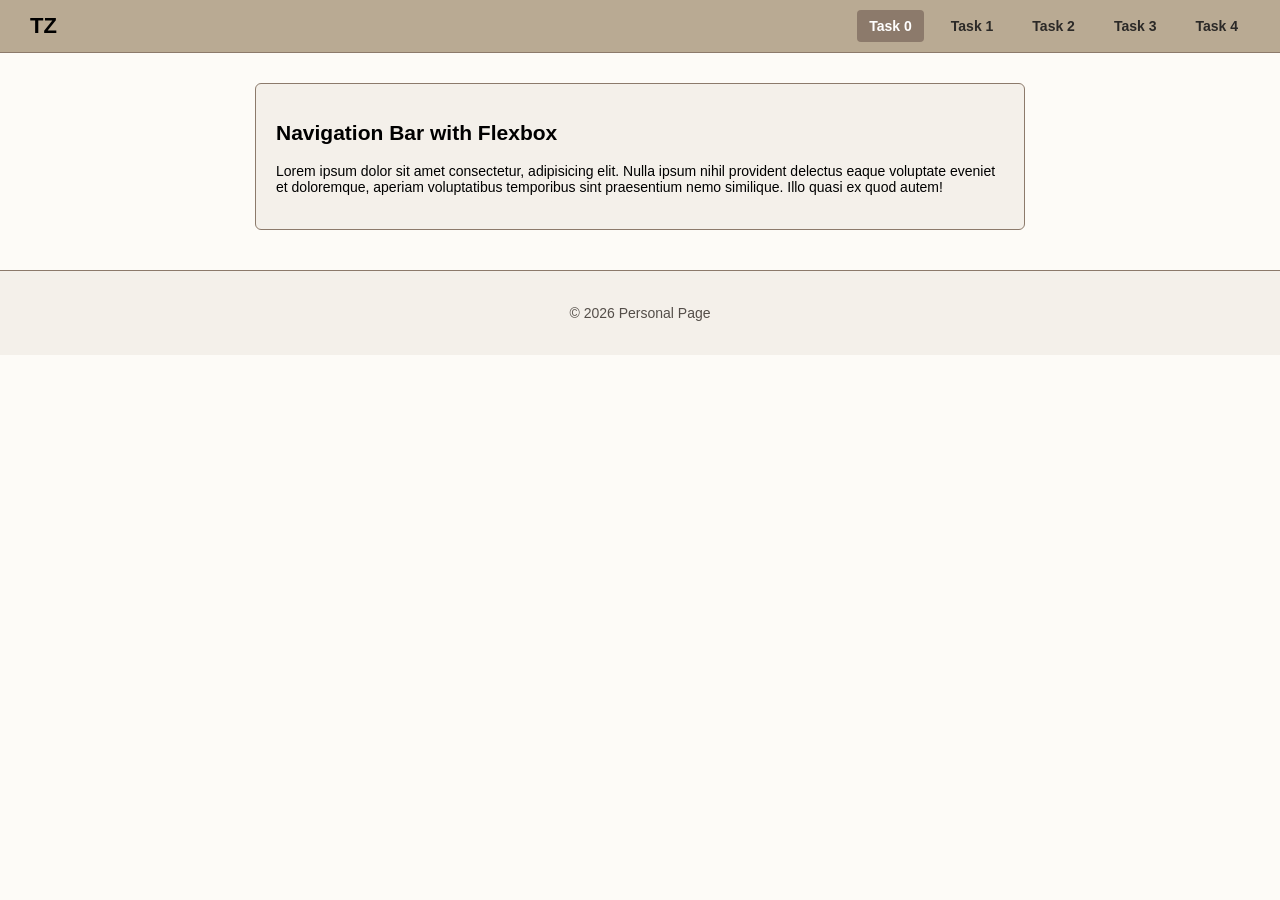
<file: task0/index.html>
<!DOCTYPE html>
<html lang="en">
<head>
    <meta charset="UTF-8">
    <meta name="viewport" content="width=device-width, initial-scale=1.0">
    <title>Task0</title>
    <link rel="stylesheet" href="styles.css">
</head>
<body>

    <header class="navbar">
        <div class="logo">
            <h2>TZ</h2>
        </div>
        <nav class="nav-links">
            <a href="../task0/index.html" class="active">Task 0</a>
            <a href="../task1/index.html">Task 1</a>
            <a href="../task2/index.html">Task 2</a>
            <a href="../task3/index.html">Task 3</a>
            <a href="../task4/index.html">Task 4</a>
        </nav>
    </header>

    <main class="container">
        <section class="content-box">
            <h2>Navigation Bar with Flexbox</h2>
            <p>Lorem ipsum dolor sit amet consectetur, adipisicing elit. Nulla ipsum nihil provident delectus eaque voluptate eveniet et doloremque, aperiam voluptatibus temporibus sint praesentium nemo similique. Illo quasi ex quod autem!</p>
        </section>
    </main>

    <footer class="footer">
        <p>&copy; 2026 Personal Page</p>
    </footer>

</body>
</html>
</file>
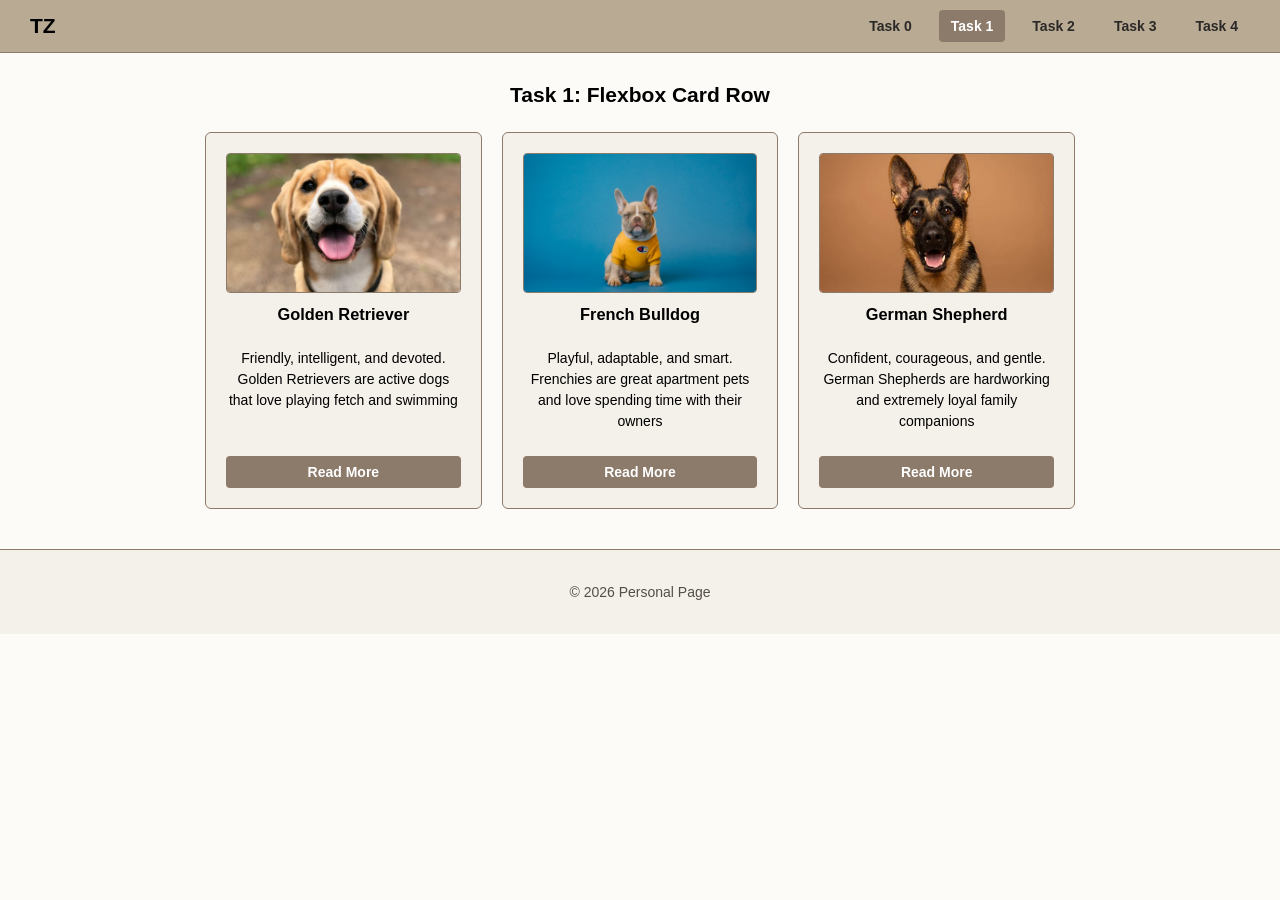
<file: task1/index.html>
<!DOCTYPE html>
<html lang="en">
<head>
    <meta charset="UTF-8">
    <meta name="viewport" content="width=device-width, initial-scale=1.0">
    <title>Task1</title>
    <link rel="stylesheet" href="styles.css">
</head>
<body>

    <header class="navbar">
        <div class="logo">
            <h2>TZ</h2>
        </div>
        <nav class="nav-links">
            <a href="../task0/index.html">Task 0</a>
            <a href="../task1/index.html" class="active">Task 1</a>
            <a href="../task2/index.html">Task 2</a>
            <a href="../task3/index.html">Task 3</a>
            <a href="../task4/index.html">Task 4</a>
        </nav>
    </header>

    <main class="container">
        <h2>Task 1: Flexbox Card Row</h2>
        <div class="card-row">
            <div class="card">
                <img src="../images/dog1.jpg" alt="Golden Retriever">
                <h3>Golden Retriever</h3>
                <p>Friendly, intelligent, and devoted. Golden Retrievers are active dogs that love playing fetch and swimming</p>
                <a href="#" class="btn">Read More</a>
            </div>

            <div class="card">
                <img src="../images/dog2.jpg" alt="French Bulldog">
                <h3>French Bulldog</h3>
                <p>Playful, adaptable, and smart. Frenchies are great apartment pets and love spending time with their owners</p>
                <a href="#" class="btn">Read More</a>
            </div>

            <div class="card">
                <img src="../images/dog3.webp" alt="German Shepherd">
                <h3>German Shepherd</h3>
                <p>Confident, courageous, and gentle. German Shepherds are hardworking and extremely loyal family companions</p>
                <a href="#" class="btn">Read More</a>
            </div>
        </div>
    </main>

    <footer class="footer">
        <p>&copy; 2026 Personal Page</p>
    </footer>

</body>
</html>
</file>
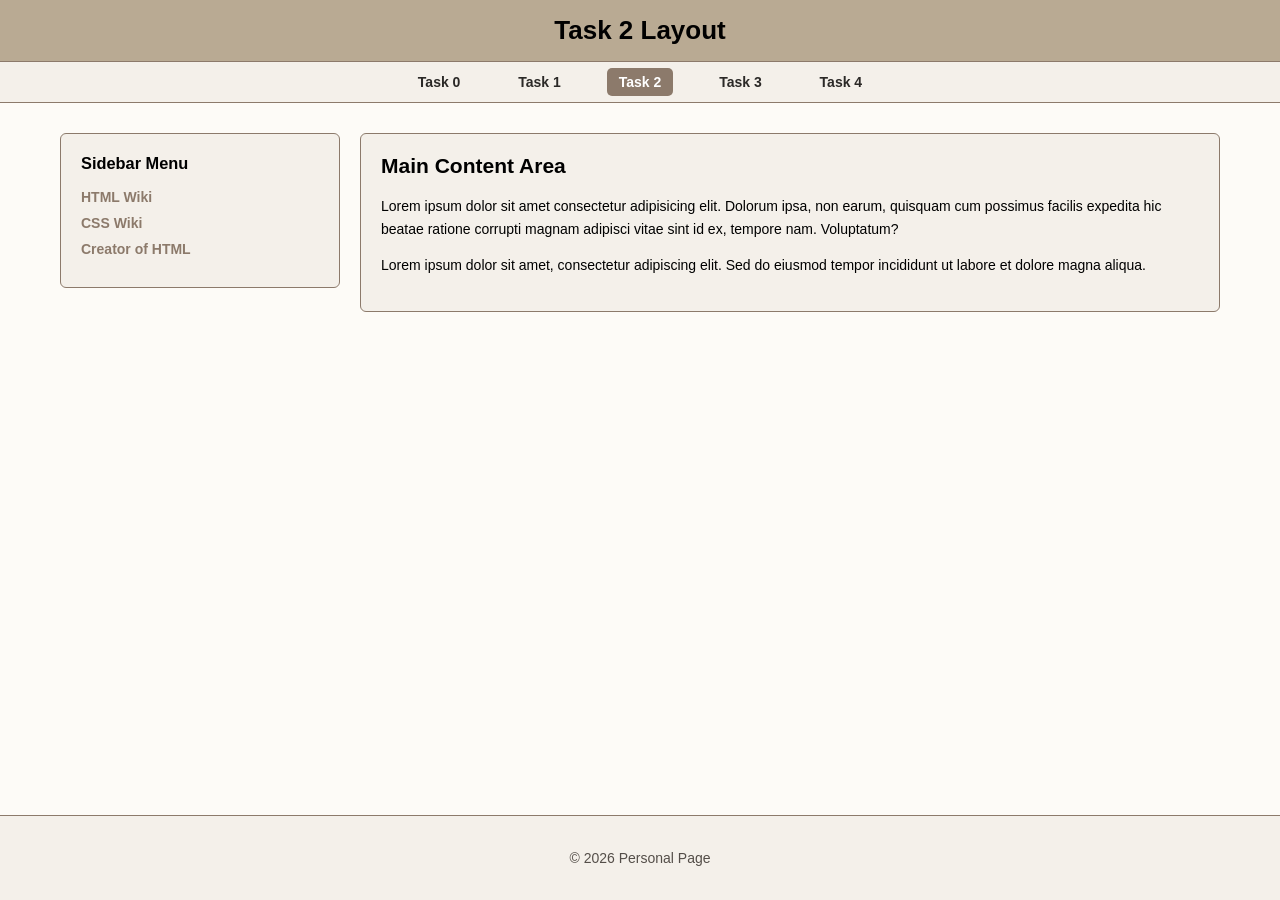
<file: task2/index.html>
<!DOCTYPE html>
<html lang="en">
<head>
    <meta charset="UTF-8">
    <meta name="viewport" content="width=device-width, initial-scale=1.0">
    <title>Task2</title>
    <link rel="stylesheet" href="styles.css">
</head>
<body>

    <header class="header">
        <h1>Task 2 Layout</h1>
    </header>

    <nav class="nav">
        <a href="../task0/index.html">Task 0</a>
        <a href="../task1/index.html">Task 1</a>
        <a href="../task2/index.html" class="active">Task 2</a>
        <a href="../task3/index.html">Task 3</a>
        <a href="../task4/index.html">Task 4</a>
    </nav>

    <div class="content-grid">
        <aside class="sidebar">
            <h3>Sidebar Menu</h3>
            <ul>
                <li><a href="https://en.wikipedia.org/wiki/HTML" target="_blank">HTML Wiki</a></li>
                <li><a href="https://en.wikipedia.org/wiki/CSS" target="_blank">CSS Wiki</a></li>
                <li><a href="https://en.wikipedia.org/wiki/Tim_Berners-Lee" target="_blank">Creator of HTML</a></li>
            </ul>
        </aside>

        <main class="main-content">
            <h2>Main Content Area</h2>
            <p>
                Lorem ipsum dolor sit amet consectetur adipisicing elit. Dolorum ipsa, non earum, quisquam cum possimus facilis expedita hic beatae ratione corrupti magnam adipisci vitae sint id ex, tempore nam. Voluptatum?
            </p>
            <p>
                Lorem ipsum dolor sit amet, consectetur adipiscing elit. Sed do eiusmod 
                tempor incididunt ut labore et dolore magna aliqua.
            </p>
        </main>
    </div>

    <footer class="footer">
        <p>&copy; 2026 Personal Page</p>
    </footer>

</body>
</html>
</file>
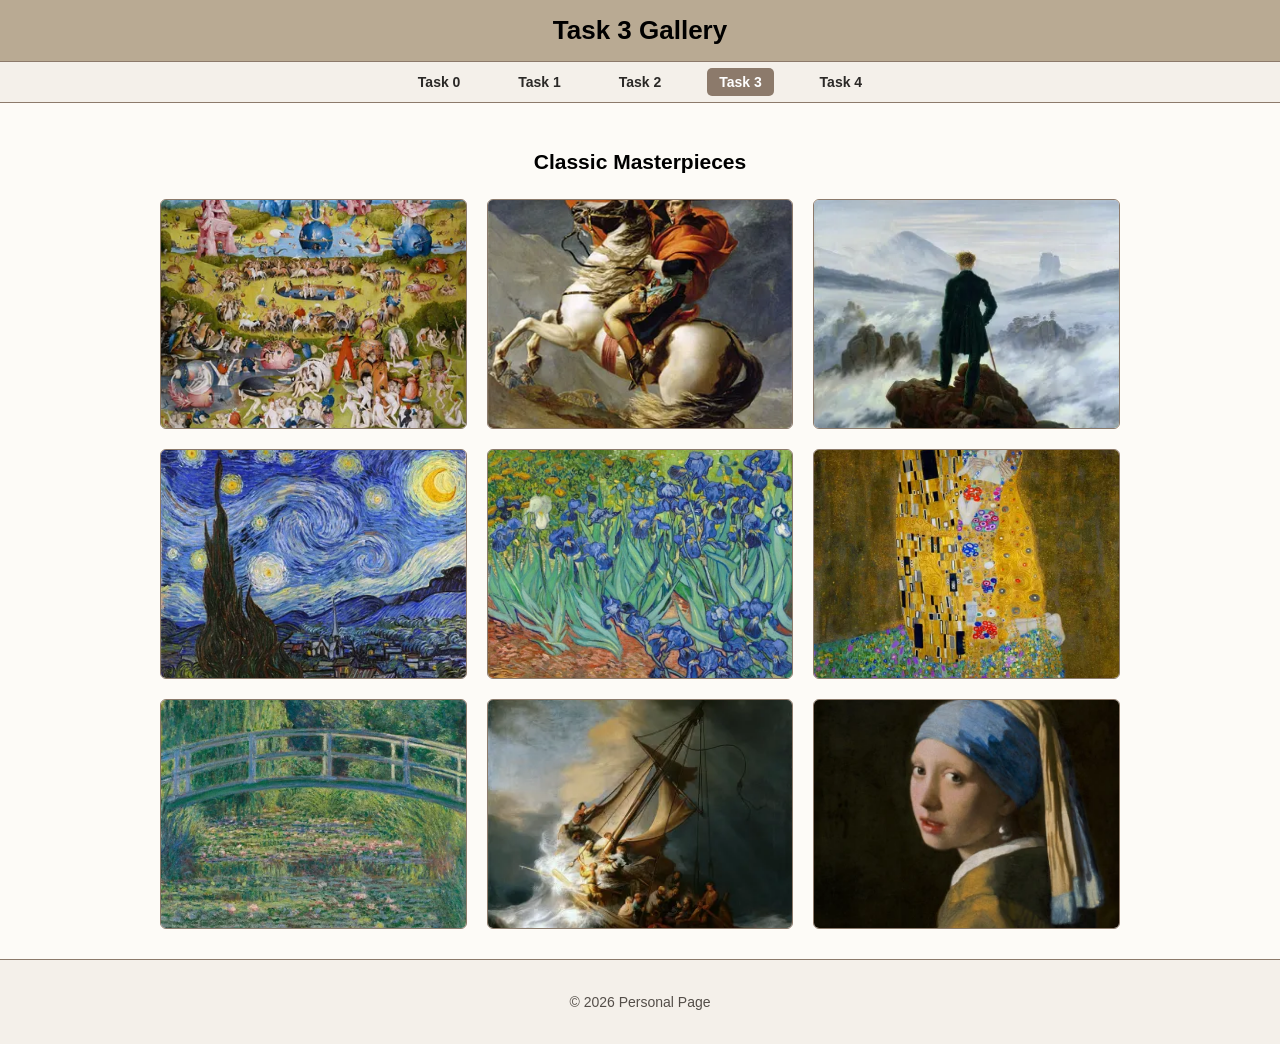
<file: task3/index.html>
<!DOCTYPE html>
<html lang="en">
<head>
    <meta charset="UTF-8">
    <meta name="viewport" content="width=device-width, initial-scale=1.0">
    <title>Task3</title>
    <link rel="stylesheet" href="styles.css">
</head>
<body>

    <header class="header">
        <h1>Task 3 Gallery</h1>
    </header>

    <nav class="nav">
        <a href="../task0/index.html">Task 0</a>
        <a href="../task1/index.html">Task 1</a>
        <a href="../task2/index.html">Task 2</a>
        <a href="../task3/index.html" class="active">Task 3</a>
        <a href="../task4/index.html">Task 4</a>
    </nav>

    <div class="container">
        <h2>Classic Masterpieces</h2>
        
        <div class="gallery-grid">
            
            <div class="gallery-item">
                <img src="../images/x_bosch-006.webp" alt="Hieronymus Bosch">
                <div class="overlay">
                    <span class="caption">Hieronymus Bosch</span>
                </div>
            </div>

            <div class="gallery-item">
                <img src="../images/x_davidjl006.webp" alt="Jacques-Louis David">
                <div class="overlay">
                    <span class="caption">Jacques-Louis David</span>
                </div>
            </div>

            <div class="gallery-item">
                <img src="../images/x_friedrich016.webp" alt="Caspar David Friedrich">
                <div class="overlay">
                    <span class="caption">Caspar David Friedrich</span>
                </div>
            </div>

            <div class="gallery-item">
                <img src="../images/x_gogh001.webp" alt="Vincent van Gogh">
                <div class="overlay">
                    <span class="caption">Vincent van Gogh</span>
                </div>
            </div>

            <div class="gallery-item">
                <img src="../images/x_gogh002.webp" alt="Vincent van Gogh">
                <div class="overlay">
                    <span class="caption">Vincent van Gogh</span>
                </div>
            </div>

            <div class="gallery-item">
                <img src="../images/x_klimt001.webp" alt="Gustav Klimt">
                <div class="overlay">
                    <span class="caption">Gustav Klimt</span>
                </div>
            </div>

            <div class="gallery-item">
                <img src="../images/x_monet018.webp" alt="Claude Monet">
                <div class="overlay">
                    <span class="caption">Claude Monet</span>
                </div>
            </div>

            <div class="gallery-item">
                <img src="../images/x_rembrandt007.webp" alt="Rembrandt">
                <div class="overlay">
                    <span class="caption">Rembrandt</span>
                </div>
            </div>

            <div class="gallery-item">
                <img src="../images/x_vermeer005.webp" alt="Johannes Vermeer">
                <div class="overlay">
                    <span class="caption">Johannes Vermeer</span>
                </div>
            </div>

        </div>
    </div>

    <footer class="footer">
        <p>&copy; 2026 Personal Page</p>
    </footer>

</body>
</html>
</file>
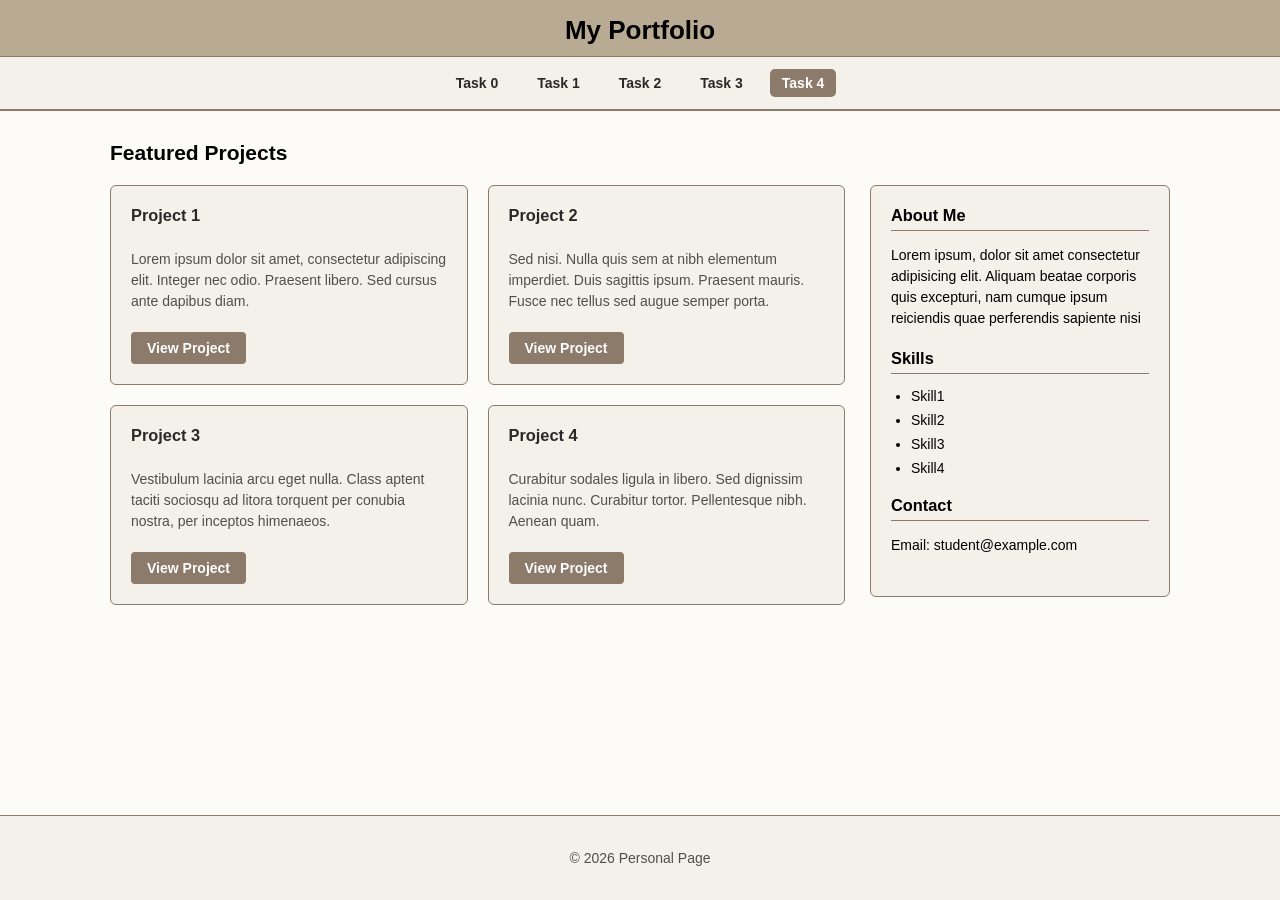
<file: task4/index.html>
<!DOCTYPE html>
<html lang="en">
<head>
    <meta charset="UTF-8">
    <meta name="viewport" content="width=device-width, initial-scale=1.0">
    <title>Task4</title>
    <link rel="stylesheet" href="styles.css">
</head>
<body>

    <header class="header">
        <h1>My Portfolio</h1>
        <nav class="nav">
            <a href="../task0/index.html">Task 0</a>
            <a href="../task1/index.html">Task 1</a>
            <a href="../task2/index.html">Task 2</a>
            <a href="../task3/index.html">Task 3</a>
            <a href="../task4/index.html" class="active">Task 4</a>
        </nav>
    </header>

    <div class="page-title-container">
        <h2>Featured Projects</h2>
    </div>

    <div class="portfolio-container">

        <main class="projects-section">
            <div class="projects-grid">

                <article class="project-card">
                    <div class="card-content">
                        <h3>Project 1</h3>
                        <p>Lorem ipsum dolor sit amet, consectetur adipiscing elit. Integer nec odio. Praesent libero. Sed cursus ante dapibus diam.</p>
                        <a href="#" class="btn">View Project</a>
                    </div>
                </article>

                <article class="project-card">
                    <div class="card-content">
                        <h3>Project 2</h3>
                        <p>Sed nisi. Nulla quis sem at nibh elementum imperdiet. Duis sagittis ipsum. Praesent mauris. Fusce nec tellus sed augue semper porta.</p>
                        <a href="#" class="btn">View Project</a>
                    </div>
                </article>

                <article class="project-card">
                    <div class="card-content">
                        <h3>Project 3</h3>
                        <p>Vestibulum lacinia arcu eget nulla. Class aptent taciti sociosqu ad litora torquent per conubia nostra, per inceptos himenaeos.</p>
                        <a href="#" class="btn">View Project</a>
                    </div>
                </article>

                <article class="project-card">
                    <div class="card-content">
                        <h3>Project 4</h3>
                        <p>Curabitur sodales ligula in libero. Sed dignissim lacinia nunc. Curabitur tortor. Pellentesque nibh. Aenean quam.</p>
                        <a href="#" class="btn">View Project</a>
                    </div>
                </article>

            </div>
        </main>

        <aside class="info-sidebar">
            <h3>About Me</h3>
            <p>Lorem ipsum, dolor sit amet consectetur adipisicing elit. Aliquam beatae corporis quis excepturi, nam cumque ipsum reiciendis quae perferendis sapiente nisi</p>

            <h3>Skills</h3>
            <ul>
                <li>Skill1</li>
                <li>Skill2</li>
                <li>Skill3</li>
                <li>Skill4</li>
            </ul>

            <h3>Contact</h3>
            <p>Email: student@example.com</p>
        </aside>

    </div>

    <footer class="footer">
        <p>&copy; 2026 Personal Page</p>
    </footer>

</body>
</html>
</file>
<file: task0/styles.css>
* {
    box-sizing: border-box;
}

body {
    background-color: #FDFBF7;
    font-family: Arial, sans-serif;
    font-size: 14px;
    color: black;
    margin: 0;
    padding: 0;
}

.navbar {
    display: flex;
    justify-content: space-between;
    align-items: center;
    background-color: #b9aa93;
    padding: 10px 30px;
    border-bottom: 1px solid #8C7A6B;
}

.logo h2 {
    margin: 0;
    font-size: 22px;
    color: black;
}

.nav-links {
    display: flex;
    gap: 15px;
}

.nav-links a {
    color: #2B2927;
    text-decoration: none;
    font-weight: bold;
    padding: 8px 12px;
    border-radius: 4px;
}

.nav-links a:hover,
.nav-links a.active {
    background-color: #8C7A6B;
    color: white;
}

.container {
    max-width: 800px;
    margin: 30px auto;
    padding: 0 15px;
}

.content-box {
    background-color: #F4F0EA;
    padding: 20px;
    border: 1px solid #8C7A6B;
    border-radius: 6px;
}

.footer {
    background-color: #F4F0EA;
    color: #544E49;
    text-align: center;
    padding: 20px;
    margin-top: 40px;
    border-top: 1px solid #8C7A6B;
}

@media screen and (max-width: 600px) {
    .navbar {
        flex-direction: column;
        gap: 10px;
    }
    
    .nav-links {
        flex-direction: column;
        width: 100%;
        text-align: center;
    }
}
</file>
<file: task1/styles.css>
* {
    box-sizing: border-box;
}

body {
    background-color: #FDFBF7;
    font-family: Arial, sans-serif;
    font-size: 14px;
    color: black;
    margin: 0;
    padding: 0;
}

.navbar {
    display: flex;
    justify-content: space-between;
    align-items: center;
    background-color: #b9aa93;
    padding: 10px 30px;
    border-bottom: 1px solid #8C7A6B;
}

.logo h2 {
    margin: 0;
    color: black;
}

.nav-links {
    display: flex;
    gap: 15px;
}

.nav-links a {
    color: #2B2927;
    text-decoration: none;
    font-weight: bold;
    padding: 8px 12px;
}

.nav-links a:hover,
.nav-links a.active {
    background-color: #8C7A6B;
    color: white;
    border-radius: 4px;
}

.container {
    max-width: 900px;
    margin: 30px auto;
    padding: 0 15px;
}

.container h2 {
    text-align: center;
    margin-bottom: 25px;
}

.card-row {
    display: flex;
    gap: 20px;
}

.card {
    flex: 1;
    display: flex;
    flex-direction: column;
    justify-content: space-between;
    background-color: #F4F0EA;
    border: 1px solid #8C7A6B;
    border-radius: 6px;
    padding: 20px;
    text-align: center;
}

.card:hover {
    box-shadow: 2px 4px 10px rgba(0, 0, 0, 0.15);
    border-color: #544E49;
}

.card img {
    width: 100%;
    height: 140px;
    object-fit: cover;
    border-radius: 4px;
    border: 1px solid #8C7A6B;
    margin-bottom: 12px;
}

.card h3 {
    margin-top: 0;
    margin-bottom: 10px;
}

.card p {
    line-height: 1.5;
    flex-grow: 1;
}

.btn {
    display: inline-block;
    background-color: #8C7A6B;
    color: white;
    text-decoration: none;
    padding: 8px 16px;
    border-radius: 4px;
    font-weight: bold;
    margin-top: 10px;
}

.btn:hover {
    background-color: #544E49;
}

.footer {
    background-color: #F4F0EA;
    color: #544E49;
    text-align: center;
    padding: 20px;
    margin-top: 40px;
    border-top: 1px solid #8C7A6B;
}

@media screen and (max-width: 700px) {
    .card-row {
        flex-direction: column;
    }
}
</file>
<file: task2/styles.css>
* {
    box-sizing: border-box;
}

body {
    background-color: #FDFBF7;
    font-family: Arial, sans-serif;
    font-size: 14px;
    color: black;
    margin: 0;
    padding: 0;
    display: flex;
    flex-direction: column;
    min-height: 100vh;
}

.header {
    background-color: #b9aa93;
    text-align: center;
    padding: 15px;
    border-bottom: 1px solid #8C7A6B;
}

.header h1 {
    font-size: 26px;
    margin: 0;
    color: black;
}

.nav {
    background-color: #F4F0EA;
    padding: 12px;
    text-align: center;
    border-bottom: 1px solid #8C7A6B;
}

.nav a {
    color: #2B2927;
    text-decoration: none;
    font-weight: bold;
    margin: 0 15px;
    padding: 6px 12px;
}

.nav a:hover,
.nav a.active {
    background-color: #8C7A6B;
    color: white;
    border-radius: 5px;
}

.content-grid {
    display: grid;
    grid-template-columns: 280px 1fr;
    grid-template-areas: "sidebar main";
    gap: 20px;
    max-width: 1200px;
    width: 100%;
    margin: 30px auto;
    padding: 0 20px;
    flex-grow: 1;
}

.sidebar {
    grid-area: sidebar;
    background-color: #F4F0EA;
    padding: 20px;
    border: 1px solid #8C7A6B;
    border-radius: 6px;
    align-self: start;
}

.sidebar h3 {
    margin-top: 0;
}

.sidebar ul {
    list-style-type: none;
    padding: 0;
    margin: 0;
}

.sidebar li {
    margin-bottom: 10px;
}

.sidebar a {
    color: #8C7A6B;
    text-decoration: none;
    font-weight: bold;
}

.sidebar a:hover {
    color: #544E49;
    text-decoration: underline;
}

.main-content {
    grid-area: main;
    background-color: #F4F0EA;
    padding: 20px;
    border: 1px solid #8C7A6B;
    border-radius: 6px;
    align-self: start;
}

.main-content h2 {
    margin-top: 0;
}

.main-content p {
    line-height: 1.6;
}

.footer {
    background-color: #F4F0EA;
    color: #544E49;
    text-align: center;
    padding: 20px;
    border-top: 1px solid #8C7A6B;
}

@media screen and (max-width: 650px) {
    .content-grid {
        grid-template-columns: 1fr;
        grid-template-areas: 
            "sidebar"
            "main";
    }

    .nav a {
        display: block;
        margin: 8px 0;
    }
}
</file>
<file: task3/styles.css>
* {
    box-sizing: border-box;
}

body {
    background-color: #FDFBF7;
    font-family: Arial, sans-serif;
    font-size: 14px;
    color: black;
    margin: 0;
    padding: 0;
    display: flex;
    flex-direction: column;
    min-height: 100vh;
}

.header {
    background-color: #b9aa93;
    text-align: center;
    padding: 15px;
    border-bottom: 1px solid #8C7A6B;
}

.header h1 {
    font-size: 26px;
    margin: 0;
    color: black;
}

.nav {
    background-color: #F4F0EA;
    padding: 12px;
    text-align: center;
    border-bottom: 1px solid #8C7A6B;
}

.nav a {
    color: #2B2927;
    text-decoration: none;
    font-weight: bold;
    margin: 0 15px;
    padding: 6px 12px;
}

.nav a:hover,
.nav a.active {
    background-color: #8C7A6B;
    color: white;
    border-radius: 5px;
}

.container {
    max-width: 1000px;
    width: 100%;
    margin: 30px auto;
    padding: 0 20px;
    flex-grow: 1;
}

.container h2 {
    text-align: center;
    margin-bottom: 25px;
}

.gallery-grid {
    display: grid;
    grid-template-columns: repeat(3, 1fr);
    gap: 20px;
}

.gallery-item {
    position: relative;
    overflow: hidden;
    border-radius: 6px;
    border: 1px solid #8C7A6B;
    background-color: #F4F0EA;
    aspect-ratio: 4 / 3;
}

.gallery-item img {
    width: 100%;
    height: 100%;
    object-fit: cover;
    display: block;
}

.overlay {
    position: absolute;
    top: 0;
    left: 0;
    width: 100%;
    height: 100%;
    background-color: rgba(140, 122, 107, 0.85);
    display: flex;
    justify-content: center;
    align-items: center;
    opacity: 0;
}

.caption {
    color: white;
    font-weight: bold;
    font-size: 16px;
    text-align: center;
    padding: 10px;
}

.gallery-item:hover .overlay {
    opacity: 1;
}

.footer {
    background-color: #F4F0EA;
    color: #544E49;
    text-align: center;
    padding: 20px;
    border-top: 1px solid #8C7A6B;
}

@media screen and (max-width: 768px) {
    .gallery-grid {
        grid-template-columns: repeat(2, 1fr);
    }
}

@media screen and (max-width: 480px) {
    .gallery-grid {
        grid-template-columns: 1fr;
    }

    .nav a {
        display: block;
        margin: 8px 0;
    }
}
</file>
<file: task4/styles.css>
* {
    box-sizing: border-box;
}

body {
    background-color: #FDFBF7;
    font-family: Arial, sans-serif;
    font-size: 14px;
    color: black;
    margin: 0;
    padding: 0;
    display: flex;
    flex-direction: column;
    min-height: 100vh;
}

.header {
    background-color: #b9aa93;
    text-align: center;
    border-bottom: 1px solid #8C7A6B;
}

.header h1 {
    font-size: 26px;
    margin: 0;
    padding: 15px 0 10px 0;
    color: black;
}

.nav {
    display: flex;
    justify-content: center;
    align-items: center;
    background-color: #F4F0EA;
    padding: 12px;
    border-top: 1px solid #8C7A6B;
    border-bottom: 1px solid #8C7A6B;
    gap: 15px;
}

.nav a {
    color: #2B2927;
    text-decoration: none;
    font-weight: bold;
    padding: 6px 12px;
}

.nav a:hover,
.nav a.active {
    background-color: #8C7A6B;
    color: white;
    border-radius: 5px;
}

.page-title-container {
    max-width: 1100px;
    width: 100%;
    margin: 30px auto 0 auto;
    padding: 0 20px;
}

.page-title-container h2 {
    margin: 0;
}

.portfolio-container {
    display: grid;
    grid-template-columns: 1fr 300px;
    gap: 25px;
    max-width: 1100px;
    width: 100%;
    margin: 20px auto 30px auto;
    padding: 0 20px;
    flex-grow: 1;
}

.projects-grid {
    display: grid;
    grid-template-columns: repeat(2, 1fr);
    gap: 20px;
}

.project-card {
    background-color: #F4F0EA;
    border: 1px solid #8C7A6B;
    border-radius: 6px;
    padding: 20px;
    display: flex;
    flex-direction: column;
    height: 100%;
}

.card-content {
    display: flex;
    flex-direction: column;
    height: 100%;
}

.card-content h3 {
    margin-top: 0;
    margin-bottom: 10px;
    color: #2B2927;
}

.card-content p {
    line-height: 1.5;
    color: #544E49;
    margin-bottom: 20px;
    flex-grow: 1;
}

.btn {
    align-self: flex-start;
    background-color: #8C7A6B;
    color: white;
    text-decoration: none;
    padding: 8px 16px;
    border-radius: 4px;
    font-weight: bold;
}

.btn:hover {
    background-color: #544E49;
}

.info-sidebar {
    background-color: #F4F0EA;
    border: 1px solid #8C7A6B;
    border-radius: 6px;
    padding: 20px;
    align-self: start;
}

.info-sidebar h3 {
    margin-top: 0;
    margin-bottom: 10px;
    border-bottom: 1px solid #8C7A6B;
    padding-bottom: 5px;
}

.info-sidebar p {
    line-height: 1.5;
    margin-bottom: 20px;
}

.info-sidebar ul {
    padding-left: 20px;
    margin-bottom: 20px;
}

.info-sidebar li {
    margin-bottom: 8px;
}

.footer {
    background-color: #F4F0EA;
    color: #544E49;
    text-align: center;
    padding: 20px;
    border-top: 1px solid #8C7A6B;
    width: 100%;
}

@media screen and (max-width: 850px) {
    .portfolio-container {
        grid-template-columns: 1fr;
    }
}

@media screen and (max-width: 550px) {
    .projects-grid {
        grid-template-columns: 1fr;
    }

    .nav {
        flex-direction: column;
        gap: 8px;
    }
}
</file>
